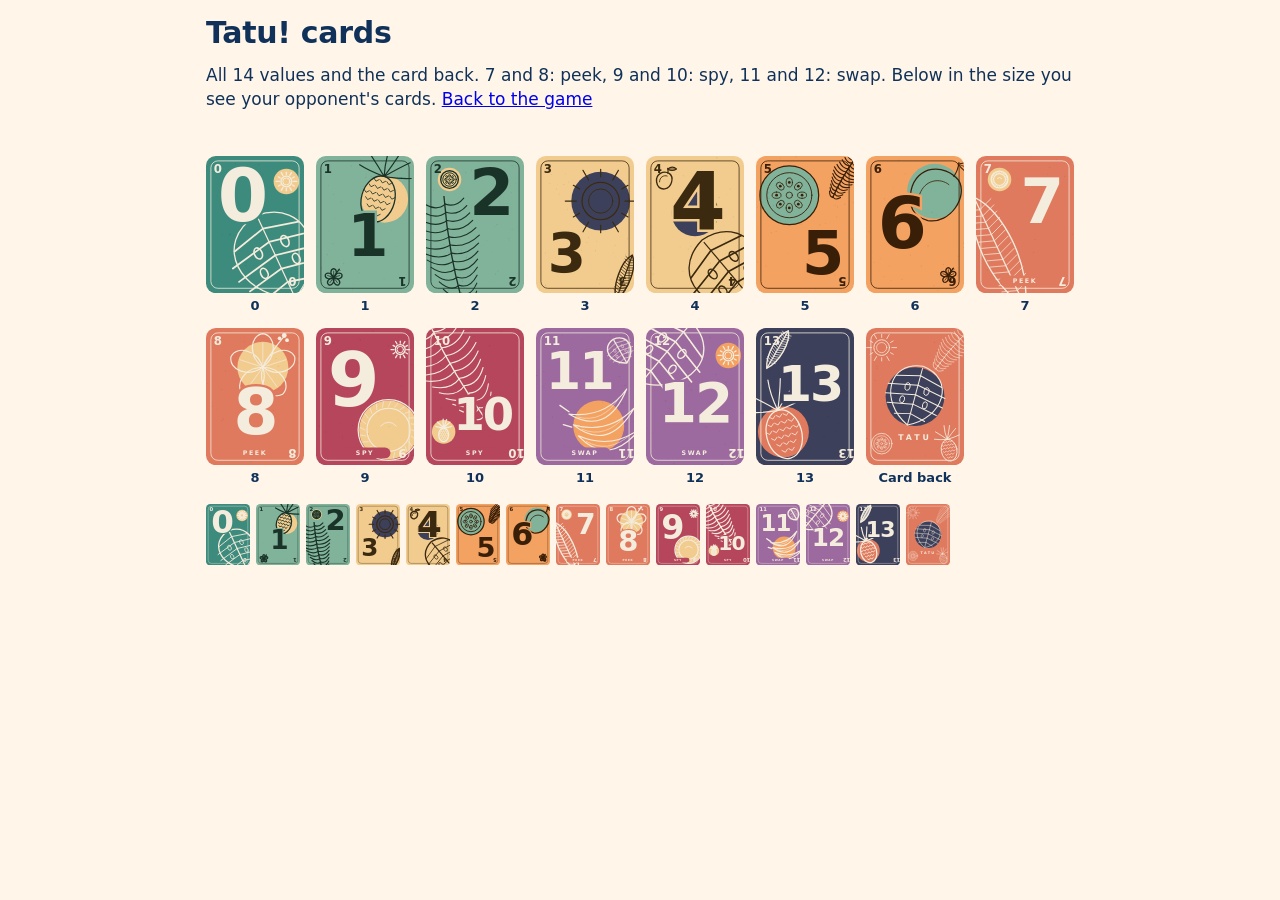
<file: karten.html>
<!doctype html>
<html lang="en">
<head>
<meta charset="utf-8">
<meta name="viewport" content="width=device-width, initial-scale=1, viewport-fit=cover">
<title>Tatu cards</title>
<link rel="stylesheet" href="css/app.css">
<style>
  .gallery { display: grid; grid-template-columns: repeat(auto-fill, minmax(96px, 1fr)); gap: 12px; padding: 16px; max-width: 900px; margin: 0 auto; }
  .gallery figure { margin: 0; text-align: center; font-size: 13px; font-weight: 700; }
  .gallery .card-svg { width: 100%; height: auto; display: block; margin-bottom: 4px; }
  .small { display: flex; gap: 6px; flex-wrap: wrap; padding: 0 16px 24px; max-width: 900px; margin: 0 auto; }
  .small .card-svg { width: 44px; height: auto; }
</style>
</head>
<body>
<div style="padding:16px;max-width:900px;margin:0 auto"><h1>Tatu! cards</h1><p>All 14 values and the card back. 7 and 8: peek, 9 and 10: spy, 11 and 12: swap. Below in the size you see your opponent's cards. <a href="./">Back to the game</a></p></div>
<div class="gallery" id="g"></div>
<div class="small" id="s"></div>
<script src="js/cards.js"></script>
<script src="js/card-styles.js"></script>
<script>
  const C = window.TatuCards; let g = '', s = '';
  for (let v = 0; v <= 13; v++) { g += `<figure>${C.face(v)}${v}</figure>`; s += C.face(v); }
  g += `<figure>${C.back()}Card back</figure>`; s += C.back();
  document.getElementById('g').innerHTML = g; document.getElementById('s').innerHTML = s;
</script>
</body>
</html>
</file>
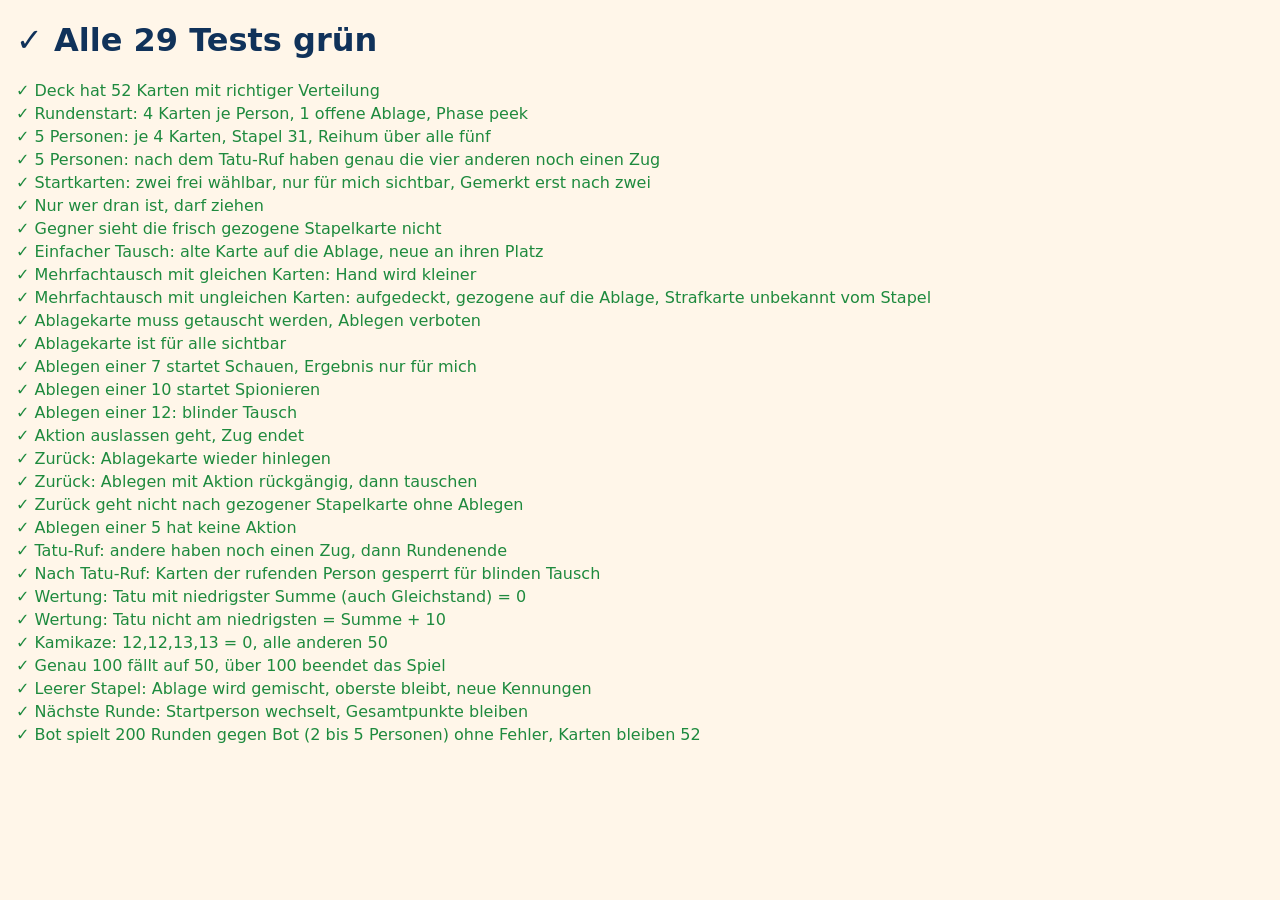
<file: test.html>
<!doctype html>
<html lang="de">
<head>
<meta charset="utf-8">
<meta name="viewport" content="width=device-width, initial-scale=1">
<title>Tatu Tests</title>
<style>
  body { font-family: system-ui, sans-serif; margin: 16px; background: #FFF6E9; color: #10325A; }
  .ok { color: #1E8A3E; margin: 4px 0; } .bad { color: #B3261E; font-weight: 700; margin: 4px 0; }
</style>
</head>
<body>
<div id="out">Tests laufen …</div>
<script src="js/game.js"></script>
<script src="js/bot.js"></script>
<script src="js/tests.js"></script>
</body>
</html>
</file>
<file: css/app.css>
/* Tatu! – gleiche Familie wie „Bora!“: tropisches Color Blocking, runde Ecken, keine Verläufe, keine Schatten. */
:root {
  --sand: #FFF6E9; --ocean: #10325A; --cream: #FFFDF7; --line: #F0E2CB;
  --text: #10325A; --muted: #4F6684;
  --pink: #FF5FA2; --pink-ink: #4A0A2A;
  --teal: #19C3C9; --teal-ink: #053A3C;
  --lila: #A77BFF; --lila-ink: #22104F;
  --mango: #FFB627; --mango-ink: #4A2E00;
  --sky: #5BB8FF; --sky-ink: #062B4D;
  --lime: #9BE15D; --lime-ink: #1F3D05;
  --leaf: #2FA84F; --leaf-ink: #06290F;
  --ok: #1E8A3E; --ok-bg: #DDF5D9; --bad: #B3261E; --bad-bg: #FFE1DC;
  --table: #1F3B33; --table-2: rgba(244, 236, 221, .08); --table-ink: #FFF6E9;
  --r-lg: 28px; --r-md: 22px; --r-sm: 18px;
  --safe-b: env(safe-area-inset-bottom, 0px); --safe-t: env(safe-area-inset-top, 0px);
  color-scheme: light;
}
@media (prefers-color-scheme: dark) {
  :root:not([data-theme="light"]) {
    --sand: #0B1E33; --cream: #13304F; --line: #23466C; --text: #F6EBD9; --muted: #A9BCD3;
    --ok: #7BE08F; --ok-bg: #12401F; --bad: #FF8A80; --bad-bg: #4A1712;
    --table: #14271F; --table-2: rgba(244, 236, 221, .07);
    color-scheme: dark;
  }
}
:root[data-theme="dark"] {
  --sand: #0B1E33; --cream: #13304F; --line: #23466C; --text: #F6EBD9; --muted: #A9BCD3;
  --ok: #7BE08F; --ok-bg: #12401F; --bad: #FF8A80; --bad-bg: #4A1712;
  --table: #14271F; --table-2: rgba(244, 236, 221, .07);
  color-scheme: dark;
}

* { box-sizing: border-box; -webkit-tap-highlight-color: transparent; }
[hidden] { display: none !important; }
html, body { margin: 0; }
body {
  font-family: ui-rounded, "SF Pro Rounded", "Nunito", system-ui, -apple-system, "Segoe UI", Roboto, sans-serif;
  background: var(--sand); color: var(--text);
  font-size: 17px; line-height: 1.45;
  min-height: 100vh; min-height: 100dvh;
  -webkit-text-size-adjust: 100%;
}
/* Spieltisch: tiefes Tropengrün mit zarten Blattlinien */
body.on-table { background-color: var(--table); background-image: url("../tisch.svg"); background-size: 300px 300px; color: var(--table-ink); }
button, input { font: inherit; color: inherit; }
input { font-size: 17px; }
h1, h2, h3 { line-height: 1.15; margin: 0 0 .4em; letter-spacing: -.01em; }
h1 { font-size: 30px; font-weight: 800; } h2 { font-size: 22px; font-weight: 800; } h3 { font-size: 18px; font-weight: 750; }
p { margin: 0 0 .7em; }
.card-svg text { font-family: ui-rounded, "SF Pro Rounded", "Nunito", system-ui, -apple-system, "Segoe UI", Roboto, sans-serif; }
.sr { position: absolute; width: 1px; height: 1px; overflow: hidden; clip: rect(0 0 0 0); }

#app { max-width: 560px; margin: 0 auto; min-height: 100dvh; position: relative; }
.view { padding: calc(var(--safe-t) + 16px) 16px calc(var(--safe-b) + 24px); }

/* Knöpfe */
.btn { display: flex; align-items: center; justify-content: center; gap: 10px; width: 100%; min-height: 56px; padding: 12px 20px; border: 0; border-radius: var(--r-md); font-size: 18px; font-weight: 800; cursor: pointer; background: var(--cream); color: var(--text); text-decoration: none; }
.btn + .btn { margin-top: 10px; }
.btn.primary { background: var(--mango); color: var(--mango-ink); }
.btn.leaf { background: var(--leaf); color: #FFFDF7; }
.btn.pink { background: var(--pink); color: var(--pink-ink); }
.btn.ghost { background: rgba(16, 50, 90, .08); color: inherit; }
:root[data-theme="dark"] .btn.ghost, body.on-table .btn.ghost { background: rgba(255, 255, 255, .1); }
@media (prefers-color-scheme: dark) { :root:not([data-theme="light"]) .btn.ghost { background: rgba(255,255,255,.1); } }
.btn:disabled { opacity: .45; cursor: default; }
.btn:not(:disabled):active { transform: scale(.98); }
.btn.small { min-height: 44px; font-size: 16px; padding: 8px 14px; width: auto; }
.row { display: flex; gap: 10px; }
.row > .btn { margin-top: 0; flex: 1; }
.iconbtn { min-width: 48px; min-height: 48px; border-radius: 16px; border: 0; background: rgba(255,255,255,.1); display: grid; place-items: center; cursor: pointer; color: inherit; }
.iconbtn svg { width: 24px; height: 24px; }

/* Startseite */
.hero { background: var(--table) url("../tisch.svg") 0 0 / 300px 300px; color: #FFF6E9; border-radius: var(--r-lg); padding: 22px 20px 20px; margin-bottom: 16px; position: relative; overflow: hidden; }
:root[data-theme="dark"] .hero { background-color: var(--table); }
.hero .waves { position: absolute; inset: 0; width: 100%; height: 100%; opacity: .14; pointer-events: none; }
.hero .logo { display: flex; align-items: center; gap: 12px; position: relative; }
.hero .logo .mascot { width: 76px; height: 76px; display: grid; place-items: center; flex: none; }
.hero h1 { font-size: 46px; font-weight: 900; margin: 0; letter-spacing: -.02em; color: #F2CC8F; }
.hero p { position: relative; margin: 12px 0 0; font-size: 17px; }
.hero .fan { position: relative; margin: 20px 0 6px; height: 112px; }
.hero .fan .fc { position: absolute; left: calc(50% - 36px); top: 4px; width: 72px; transform-origin: 50% 140%; }
.hero .fan .card-svg { width: 72px; height: auto; display: block; }

.panel { background: var(--cream); border-radius: var(--r-lg); padding: 18px; margin-bottom: 14px; }
.panel h2 { font-size: 20px; }
.field { display: block; margin-bottom: 12px; }
.field span { display: block; font-size: 14px; font-weight: 750; margin-bottom: 6px; color: var(--muted); }
.field input { width: 100%; min-height: 54px; border-radius: var(--r-sm); border: 2px solid var(--line); background: var(--sand); padding: 10px 14px; font-weight: 700; }
.field input:focus { outline: 3px solid var(--mango); outline-offset: 1px; }
.joinrow { display: flex; gap: 10px; }
.joinrow input { flex: 1; min-width: 0; text-transform: uppercase; letter-spacing: .15em; font-weight: 800; min-height: 56px; border-radius: var(--r-sm); border: 2px solid var(--line); background: var(--sand); padding: 10px 14px; }
.joinrow .btn { width: auto; margin: 0; }
.muted { color: var(--muted); }
.small-text { font-size: 15px; }
.links { display: flex; gap: 10px; flex-wrap: wrap; justify-content: center; margin-top: 8px; }
.links a, .links button { font-size: 15px; font-weight: 750; color: var(--muted); background: none; border: 0; padding: 10px; cursor: pointer; text-decoration: underline; }

/* Lobby */
.code { font-size: 44px; font-weight: 900; letter-spacing: .14em; color: var(--mango-ink); background: var(--mango); border-radius: var(--r-md); text-align: center; padding: 8px 0; margin: 8px 0 12px; }
.linkbox { font-size: 14px; word-break: break-all; background: var(--sand); border-radius: 14px; padding: 10px 12px; margin-bottom: 10px; color: var(--muted); }
.seats { list-style: none; margin: 0 0 14px; padding: 0; }
.seats li { display: flex; align-items: center; gap: 12px; padding: 10px 12px; border-radius: 18px; background: var(--sand); margin-bottom: 8px; font-weight: 800; }
.seats .dot { width: 12px; height: 12px; border-radius: 50%; background: var(--leaf); flex: none; }
.seats .dot.off { background: transparent; border: 2px solid var(--muted); }
.seats .tag { font-size: 13px; font-weight: 750; color: var(--muted); margin-left: auto; }
.seats .x { border: 0; background: none; font-size: 22px; color: var(--muted); min-width: 44px; min-height: 44px; cursor: pointer; }

/* Statusleiste */
.status { position: fixed; left: 50%; transform: translateX(-50%); top: calc(var(--safe-t) + 8px); z-index: 60; max-width: calc(100% - 32px); width: max-content; padding: 10px 16px; border-radius: 18px; font-size: 15px; font-weight: 750; display: flex; gap: 8px; align-items: center; }
.status.wait { background: var(--mango); color: var(--mango-ink); }
.status.bad { background: var(--bad-bg); color: var(--bad); border: 2px solid var(--bad); }
.status .spin { width: 14px; height: 14px; border-radius: 50%; border: 3px solid currentColor; border-right-color: transparent; animation: spin 1s linear infinite; flex: none; }
@keyframes spin { to { transform: rotate(360deg); } }

/* Tisch */
.table { min-height: 100dvh; display: flex; flex-direction: column; padding: calc(var(--safe-t) + 8px) 12px 0; }
.tbar { display: flex; align-items: center; gap: 8px; min-height: 48px; }
.tbar .title { flex: 1; text-align: center; font-size: 15px; font-weight: 800; opacity: .85; }
.tbar .title b { color: var(--mango); font-size: 18px; letter-spacing: .02em; }

.opps { display: flex; gap: 10px; justify-content: center; flex-wrap: wrap; margin-top: 6px; }
.opp { background: var(--table-2); border-radius: 22px; padding: 10px 12px 12px; min-width: 150px; border: 3px solid transparent; }
.opp.turn { border-color: var(--mango); }
.opp-head { display: flex; align-items: center; gap: 8px; margin-bottom: 8px; font-weight: 800; font-size: 16px; }
.opp-head .pts { margin-left: auto; font-size: 14px; opacity: .8; }
.badge { font-size: 12px; font-weight: 900; padding: 3px 9px; border-radius: 999px; background: var(--mango); color: var(--mango-ink); letter-spacing: .04em; }
.badge.pink { background: var(--pink); color: var(--pink-ink); }
.badge.off { background: var(--bad-bg); color: var(--bad); }
.badge.turnb { background: var(--leaf); color: #FFFDF7; }

.hand { display: grid; gap: var(--gap); justify-content: center; grid-template-columns: repeat(var(--cols), var(--cw)); }
.hand.small { --gap: 6px; --cw: 44px; }
.hand.big { --gap: 8px; --cw: max(44px, min(88px, calc((min(100vw, 560px) - 24px - (var(--cols) - 1) * 8px) / var(--cols)))); }
.hand.small.many { --cw: 32px; }

.c { position: relative; display: block; width: 100%; padding: 0; border: 0; background: none; cursor: default; border-radius: 12%/8.6%; transition: transform .18s ease; }
.c .card-svg { display: block; width: 100%; height: auto; }
.c.pick { cursor: pointer; }
.c.pick::after { content: ""; position: absolute; inset: -4px; border-radius: 14px; border: 3px dashed rgba(255, 246, 233, .55); pointer-events: none; }
.hand.small .c.pick::after { border-radius: 9px; inset: -3px; }
.c.sel { transform: translateY(-8px); }
.c.sel::after { content: ""; position: absolute; inset: -5px; border-radius: 15px; border: 4px solid var(--mango); pointer-events: none; }
.c .check { position: absolute; top: -10px; right: -10px; width: 28px; height: 28px; border-radius: 50%; background: var(--mango); color: var(--mango-ink); font-weight: 900; display: grid; place-items: center; font-size: 15px; z-index: 2; }
.c .lock { position: absolute; bottom: -6px; right: -6px; width: 22px; height: 22px; border-radius: 50%; background: var(--pink); color: var(--pink-ink); display: grid; place-items: center; z-index: 2; }
.c .lock svg { width: 13px; height: 13px; }
.c.hl::before { content: ""; position: absolute; inset: -5px; border-radius: 15px; border: 4px solid var(--mango); animation: hl 1.8s ease-out forwards; pointer-events: none; z-index: 1; }
.hand.small .c.hl::before { border-radius: 9px; inset: -4px; border-width: 3px; }
@keyframes hl { 0%, 60% { opacity: 1; } 100% { opacity: 0; } }
.c.flip .card-svg { animation: flip .32s ease-out; }
@keyframes flip { from { transform: rotateY(90deg); } to { transform: rotateY(0); } }

.center { display: flex; align-items: flex-end; justify-content: center; gap: 16px; margin: 18px 0 14px; }
.pile { width: 84px; flex: none; text-align: center; font-size: 13px; font-weight: 750; padding: 0; border: 0; background: none; color: inherit; }
.pile .slot { position: relative; display: block; }
.pile .empty { aspect-ratio: 100 / 140; border-radius: 10px; border: 3px dashed rgba(255,246,233,.35); }
.pile .cnt { display: block; margin-top: 6px; opacity: .8; }
.pile.can { cursor: pointer; }
.pile.can .slot::after { content: ""; position: absolute; inset: -5px; border-radius: 15px; border: 4px solid var(--mango); pointer-events: none; }
.pile .stack .card-svg { display: block; width: 100%; height: auto; }
.pile .stack { position: relative; }
.pile .stack.deep::before { content: ""; position: absolute; inset: 0; transform: translate(4px, 4px); border-radius: 10px; background: #A9533F; }
:root[data-theme="dark"] .pile .stack.deep::before { background: #8E4535; }
.pile .stack .card-svg { position: relative; }
.drawn { width: 100px; flex: none; text-align: center; font-size: 13px; font-weight: 800; }
.drawn .card-svg { display: block; width: 100%; height: auto; }
.drawn .lbl { display: block; margin-top: 6px; color: var(--mango); }
.drawn.in .card-svg { animation: drawin .3s ease-out; }
@keyframes drawin { from { transform: translateY(-14px) scale(.9); opacity: .2; } to { transform: none; opacity: 1; } }

.prompt { background: var(--cream); color: var(--text); border-radius: var(--r-md); padding: 10px 14px; margin: 4px 0 10px; font-size: 17px; line-height: 1.3; font-weight: 750; text-align: center; }
.prompt.mine { background: var(--mango); color: var(--mango-ink); }
.prompt.warn { background: var(--pink); color: var(--pink-ink); }
.prompt small { display: block; font-weight: 650; font-size: 14px; margin-top: 4px; opacity: .9; }
.news { text-align: center; font-size: 15px; font-weight: 750; min-height: 22px; margin: 10px auto 0; padding: 6px 14px; max-width: 100%; width: fit-content; border-radius: 14px; background: rgba(244, 236, 221, .12); line-height: 1.3; }
.news:empty { background: none; }
.c .tagchip { position: absolute; left: 50%; top: -9px; transform: translateX(-50%); z-index: 3; white-space: nowrap; font-size: 11px; font-weight: 850; letter-spacing: .02em; padding: 2px 7px; border-radius: 999px; background: var(--mango); color: var(--mango-ink); pointer-events: none; }
.hand.small .c .tagchip { font-size: 9.5px; padding: 1px 5px; top: -8px; }
.c.tagged::after { content: ""; position: absolute; inset: -4px; border-radius: 14px; border: 3px solid var(--mango); pointer-events: none; }
.hand.small .c.tagged::after { border-radius: 9px; inset: -3px; border-width: 2.5px; }
.fly { position: fixed; z-index: 40; pointer-events: none; transform-origin: 0 0; }
.fly .card-svg { display: block; width: 100%; height: auto; }
/* Mitte: Stapel und Ablage zusammen, gezogene Karte im eigenen Feld */
.center { justify-content: space-between; align-items: stretch; gap: 12px; }
.piles { display: flex; gap: 10px; align-items: flex-end; padding: 10px 10px 8px; border-radius: 20px; background: rgba(244, 236, 221, .08); }
.drawn-zone { flex: 1; max-width: 132px; display: flex; flex-direction: column; align-items: center; justify-content: center; gap: 6px; border-radius: 20px; border: 3px dashed rgba(244, 236, 221, .3); padding: 8px; }
.drawn-zone .ph { font-size: 13px; font-weight: 750; opacity: .55; text-align: center; line-height: 1.2; }
.drawn-zone.full { border-style: solid; border-color: rgba(244, 236, 221, .35); }
.drawn-zone.full.mine { border-color: var(--mango); background: rgba(255, 182, 39, .12); }
.drawn-zone .drawn { width: 100%; max-width: 104px; }
.drawn-zone .lbl { font-size: 13px; font-weight: 800; color: var(--mango); }

.mine-area { margin-top: auto; padding-top: 6px; }
.mine-head { display: flex; align-items: center; justify-content: center; gap: 8px; margin-bottom: 10px; font-weight: 800; font-size: 15px; }
.actions { padding: 14px 0 calc(var(--safe-b) + 12px); display: flex; flex-direction: column; gap: 10px; min-height: 84px; }
.actions .row .btn { min-height: 56px; padding: 8px 10px; }
.opp { padding: 8px 12px 10px; }
.opp-head { margin-bottom: 6px; }
.actions .btn + .btn { margin-top: 0; }
.linkbtn { border: 0; background: none; padding: 4px 2px; font: inherit; font-weight: 850; text-decoration: underline; color: inherit; cursor: pointer; }
.btn .two { display: flex; flex-direction: column; line-height: 1.1; }
.btn .two small { font-size: 13px; font-weight: 750; opacity: .85; }

/* Overlays */
.layer { position: fixed; inset: 0; z-index: 50; display: flex; align-items: flex-end; justify-content: center; background: rgba(6, 18, 31, .55); }
.sheet { width: 100%; max-width: 560px; max-height: 92dvh; overflow: auto; background: var(--sand); color: var(--text); border-radius: var(--r-lg) var(--r-lg) 0 0; padding: 20px 16px calc(var(--safe-b) + 18px); animation: up .25s ease-out; }
@keyframes up { from { transform: translateY(40px); opacity: 0; } to { transform: none; opacity: 1; } }
.sheet h2 { margin-bottom: 6px; }
.sheet .bigcards { display: flex; justify-content: center; gap: 12px; margin: 14px 0 16px; }
.sheet .bigcards .card-svg { width: 120px; height: auto; display: block; }
.sheet .bigcards.two .card-svg { width: 96px; }
.sheet .bigcards figure { margin: 0; text-align: center; font-weight: 800; font-size: 14px; }
.sheet .bigcards .card-svg { animation: flip .35s ease-out; }
.res { background: var(--cream); border-radius: var(--r-md); padding: 12px 14px; margin-bottom: 10px; }
.res.win { outline: 3px solid var(--leaf); }
.res-head { display: flex; align-items: baseline; gap: 8px; font-weight: 800; margin-bottom: 8px; }
.res-head .sum { margin-left: auto; font-size: 15px; color: var(--muted); }
.res-cards { display: flex; gap: 5px; flex-wrap: wrap; }
.res-cards .card-svg { width: 38px; height: auto; display: block; }
.res-pts { display: flex; justify-content: space-between; align-items: baseline; margin-top: 8px; font-weight: 800; }
.res-pts .plus { font-size: 22px; }
.res-note { font-size: 14px; font-weight: 750; margin-top: 4px; }
.res-note.good { color: var(--ok); } .res-note.bad { color: var(--bad); }
.scores { width: 100%; border-collapse: collapse; margin: 8px 0 16px; font-size: 16px; }
.scores th, .scores td { padding: 8px 6px; text-align: center; border-bottom: 2px solid var(--line); }
.scores th:first-child, .scores td:first-child { text-align: left; color: var(--muted); }
.scores tfoot td { font-weight: 900; border-bottom: 0; }
.rules h3 { margin-top: 16px; }
.rules ul { padding-left: 20px; margin: 0 0 8px; }
.rules li { margin-bottom: 4px; }
.rules .mini { display: flex; gap: 6px; flex-wrap: wrap; margin: 8px 0; }
.rules .mini .card-svg { width: 40px; height: auto; }

.toast { position: fixed; left: 50%; top: 40%; transform: translate(-50%, -50%); z-index: 70; background: var(--pink); color: var(--pink-ink); font-size: 34px; font-weight: 900; padding: 18px 26px; border-radius: var(--r-lg); text-align: center; animation: pop .35s ease-out; pointer-events: none; }
.toast small { display: block; font-size: 16px; font-weight: 750; }
@keyframes pop { from { transform: translate(-50%, -50%) scale(.6); opacity: 0; } to { transform: translate(-50%, -50%) scale(1); opacity: 1; } }

@media (prefers-reduced-motion: reduce) {
  *, *::before, *::after { animation-duration: .01ms !important; animation-iteration-count: 1 !important; transition: none !important; }
  .c.hl::before { opacity: 1; animation: none !important; }
}
@media (min-width: 600px) {
  .hand.small { --cw: 48px; }
}

/* ---------- 2 bis 5 Spieler, Handy und großer Bildschirm (18.11.) ---------- */
/* Üben: Anzahl Bots */
.seg { display: grid; grid-template-columns: repeat(4, 1fr); gap: 8px; margin-bottom: 12px; }
.seg button { min-height: 52px; border-radius: var(--r-sm); border: 2px solid var(--line); background: var(--sand); font-size: 20px; font-weight: 900; cursor: pointer; }
.seg button.on { background: var(--leaf); border-color: var(--leaf); color: #FFFDF7; }

/* Ausgang: Symbol mit Wort, nicht nur ein Zeichen */
.iconbtn.exit { display: flex; gap: 6px; padding: 0 12px 0 10px; font-weight: 850; font-size: 15px; }
.iconbtn.exit svg { width: 22px; height: 22px; }
.sheet .iconbtn { background: rgba(16, 50, 90, .08); }
:root[data-theme="dark"] .sheet .iconbtn { background: rgba(255, 255, 255, .1); }
@media (prefers-color-scheme: dark) { :root:not([data-theme="light"]) .sheet .iconbtn { background: rgba(255, 255, 255, .1); } }
.sheet-top { display: flex; align-items: flex-start; gap: 10px; }
.sheet-top h2 { flex: 1; margin-top: 8px; }
/* Knöpfe unten im Blatt bleiben immer sichtbar, auch bei 5 Ergebniszeilen */
.sheet .foot { position: sticky; bottom: 0; background: var(--sand); padding: 10px 0 calc(var(--safe-b) + 16px); display: flex; flex-direction: column; gap: 10px; }
.sheet:has(.foot) { padding-bottom: 0; }
.sheet .foot .btn + .btn, .sheet .foot .row .btn { margin-top: 0; }
.tscroll { overflow-x: auto; }
.scores th { max-width: 76px; overflow: hidden; text-overflow: ellipsis; white-space: nowrap; }

/* Gegner: Kartengröße passt sich dem Platz an */
.opps { gap: 8px; }
.opp { flex: 0 1 280px; min-width: 0; }
.opps.o2 .opp, .opps.o3 .opp, .opps.o4 .opp { flex: 0 0 calc(50% - 4px); }
.opp-head { min-width: 0; }
.opp-head .nm { overflow: hidden; text-overflow: ellipsis; white-space: nowrap; min-width: 0; }
.opp-head .pts { white-space: nowrap; }
.badge.soft { background: rgba(244, 236, 221, .16); color: inherit; }
.hwrap { container-type: inline-size; }
.hand.small { --gap: 6px; --cw: clamp(22px, calc((100cqw - (var(--cols) - 1) * 6px) / var(--cols)), 52px); }
.opps.o3 .opp, .opps.o4 .opp { padding: 6px 10px 8px; border-radius: 18px; }
.opps.o3 .opp-head, .opps.o4 .opp-head { font-size: 14px; margin-bottom: 4px; gap: 6px; }
.opps.o3 .badge, .opps.o4 .badge { font-size: 11px; padding: 2px 7px; }
.opps.o3 .hand.small, .opps.o4 .hand.small { --cw: clamp(22px, calc((100cqw - (var(--cols) - 1) * 6px) / var(--cols)), 40px); }

/* Eigene Hand: nie höher, als der Bildschirm hergibt */
.hand.big { --cw: max(44px, min(88px, 11.5vh, calc((min(100vw, 560px) - 24px - (var(--cols) - 1) * 8px) / var(--cols)))); }
/* Volle Tische auf dem Handy: Mitte etwas kompakter */
.table.n4 .center, .table.n5 .center { margin: 10px 0 8px; }
.table.n4 .pile, .table.n5 .pile { width: min(76px, 9.5vh); }
.table.n4 .drawn-zone, .table.n5 .drawn-zone { max-width: 116px; }
.table.n4 .news, .table.n5 .news { margin-top: 6px; font-size: 14px; }
.table.n4 .actions, .table.n5 .actions { padding-top: 10px; }

/* Großer Bildschirm (PC, Tablet quer): breiter Tisch, alle Gegner in einer Reihe */
@media (min-width: 900px) {
  body.on-table #app { max-width: 1240px; }
  .table { padding: calc(var(--safe-t) + 12px) 24px 0; }
  .opps { flex-wrap: nowrap; gap: 14px; }
  .opps .opp, .opps.o2 .opp, .opps.o3 .opp, .opps.o4 .opp { flex: 1 1 0; max-width: 300px; padding: 10px 14px 12px; }
  .opps.o3 .opp-head, .opps.o4 .opp-head { font-size: 16px; }
  .hand.small, .opps.o3 .hand.small, .opps.o4 .hand.small { --gap: 8px; --cw: clamp(26px, calc((100cqw - (var(--cols) - 1) * 8px) / var(--cols)), min(60px, 6.5vh)); }
  .center, .table.n4 .center, .table.n5 .center { justify-content: center; gap: 28px; margin: 12px 0 8px; }
  .pile, .table.n4 .pile, .table.n5 .pile { width: min(108px, 11vh); }
  .drawn-zone, .table.n4 .drawn-zone, .table.n5 .drawn-zone { flex: 0 0 auto; width: min(150px, 15vh); max-width: none; }
  .drawn-zone .drawn { max-width: min(116px, 11.5vh); }
  .news { font-size: 16px; }
  .prompt { max-width: 660px; margin-left: auto; margin-right: auto; }
  .hand.big { --gap: 12px; --cw: max(52px, min(116px, 12.5vh, calc((min(100vw, 900px) - 48px - (var(--cols) - 1) * 12px) / var(--cols)))); }
  .actions { max-width: 660px; width: 100%; margin: 0 auto; }
  /* Blätter als Fenster in der Mitte statt von unten */
  .layer { align-items: center; padding: 24px; }
  .sheet { max-width: 620px; border-radius: var(--r-lg); max-height: 88dvh; padding-bottom: 18px; }
  .res-list { display: grid; grid-template-columns: 1fr 1fr; gap: 10px; }
  .res-list .res { margin: 0; }
  .sheet:has(.res-list) { max-width: 760px; }
}
@media (min-width: 900px) and (hover: hover) {
  .c.pick:not(.sel):hover { transform: translateY(-4px); }
  .pile.can:hover, .btn:not(:disabled):hover { filter: brightness(1.06); }
}
/* Graue Knöpfe in Blättern: auf hellem Blatt sichtbar, auch wenn der Tisch dahinter liegt */
body.on-table .sheet .btn.ghost { background: rgba(16, 50, 90, .08); }
:root[data-theme="dark"] body.on-table .sheet .btn.ghost { background: rgba(255, 255, 255, .1); }
@media (prefers-color-scheme: dark) { :root:not([data-theme="light"]) body.on-table .sheet .btn.ghost { background: rgba(255, 255, 255, .1); } }
/* Punktetabelle mit 5 Spalten auf dem Handy */
.scores th, .scores td { padding: 8px 4px; }
.scores th { max-width: 64px; font-size: 15px; }

/* ---------- PC: Anordnung B „Runder Tisch“ (Anna 18.11.) ---------- */
.ring { display: flex; flex-direction: column; gap: 10px; flex: 1; min-height: 0; margin-top: 6px; }
.ring-top { display: flex; justify-content: center; gap: 18px; }
.ring-top .opp { flex: 0 1 300px; }
.ring-top .hand.small { --cw: clamp(26px, calc((100cqw - (var(--cols) - 1) * 8px) / var(--cols)), min(56px, 6.5vh)); --gap: 8px; }
.ring-mid { flex: 1; display: grid; grid-template-columns: minmax(96px, auto) 1fr minmax(96px, auto); gap: 22px; align-items: center; }
.seat-l, .seat-r { display: flex; justify-content: center; }
.felt { align-self: stretch; display: flex; flex-direction: column; align-items: center; justify-content: center; gap: 4px; border-radius: 999px; background: rgba(244, 236, 221, .06); padding: 14px 60px; min-height: 0; }
.table.wide .center { margin: 0; }
.table.wide .news { margin-top: 8px; }
.table.wide .mine-area { margin-top: 10px; }
/* Seitenplätze: Karten quer, untereinander (Platz 1 oben) */
.opp.side { padding: 8px 10px 10px; text-align: center; }
.opp.side .opp-head { flex-wrap: wrap; justify-content: center; gap: 4px 6px; max-width: 120px; margin: 0 auto 8px; }
.opp.side .opp-head .nm { flex-basis: 100%; }
.opp.side .opp-head .pts { margin-left: 0; }
.hand.side { --sw: min(44px, calc((50vh - 200px) / var(--rows)), 4.8vh); display: grid; grid-template-rows: repeat(var(--rows), auto); grid-auto-flow: column; gap: 6px; justify-content: center; }
.hand.side .rot { position: relative; display: block; width: calc(var(--sw) * 1.4); height: var(--sw); }
.hand.side .rot > .c, .hand.side .rot > .c.sel, .hand.side .rot > .c.pick:hover { position: absolute; width: var(--sw); left: calc(var(--sw) * .2); top: calc(var(--sw) * -.2); transform: rotate(90deg); }
.hand.side .rot > .c.sel { transform: rotate(90deg) translateY(-6px); }
.hand.side .c::after, .hand.side .c::before { border-radius: 9px !important; }
.hand.side .c .lock { width: 18px; height: 18px; }
.table.wide .hand.big { --cw: max(52px, min(112px, 11.5vh, calc((min(100vw, 900px) - 48px - (var(--cols) - 1) * 12px) / var(--cols)))); }
.table.wide .ring-top .hand.small { --cw: clamp(26px, calc((100cqw - (var(--cols) - 1) * 8px) / var(--cols)), min(56px, 5.8vh)); }
.table.wide .felt { padding: 10px 60px; }
.table.wide .mine-area { margin-top: 6px; }
</file>
